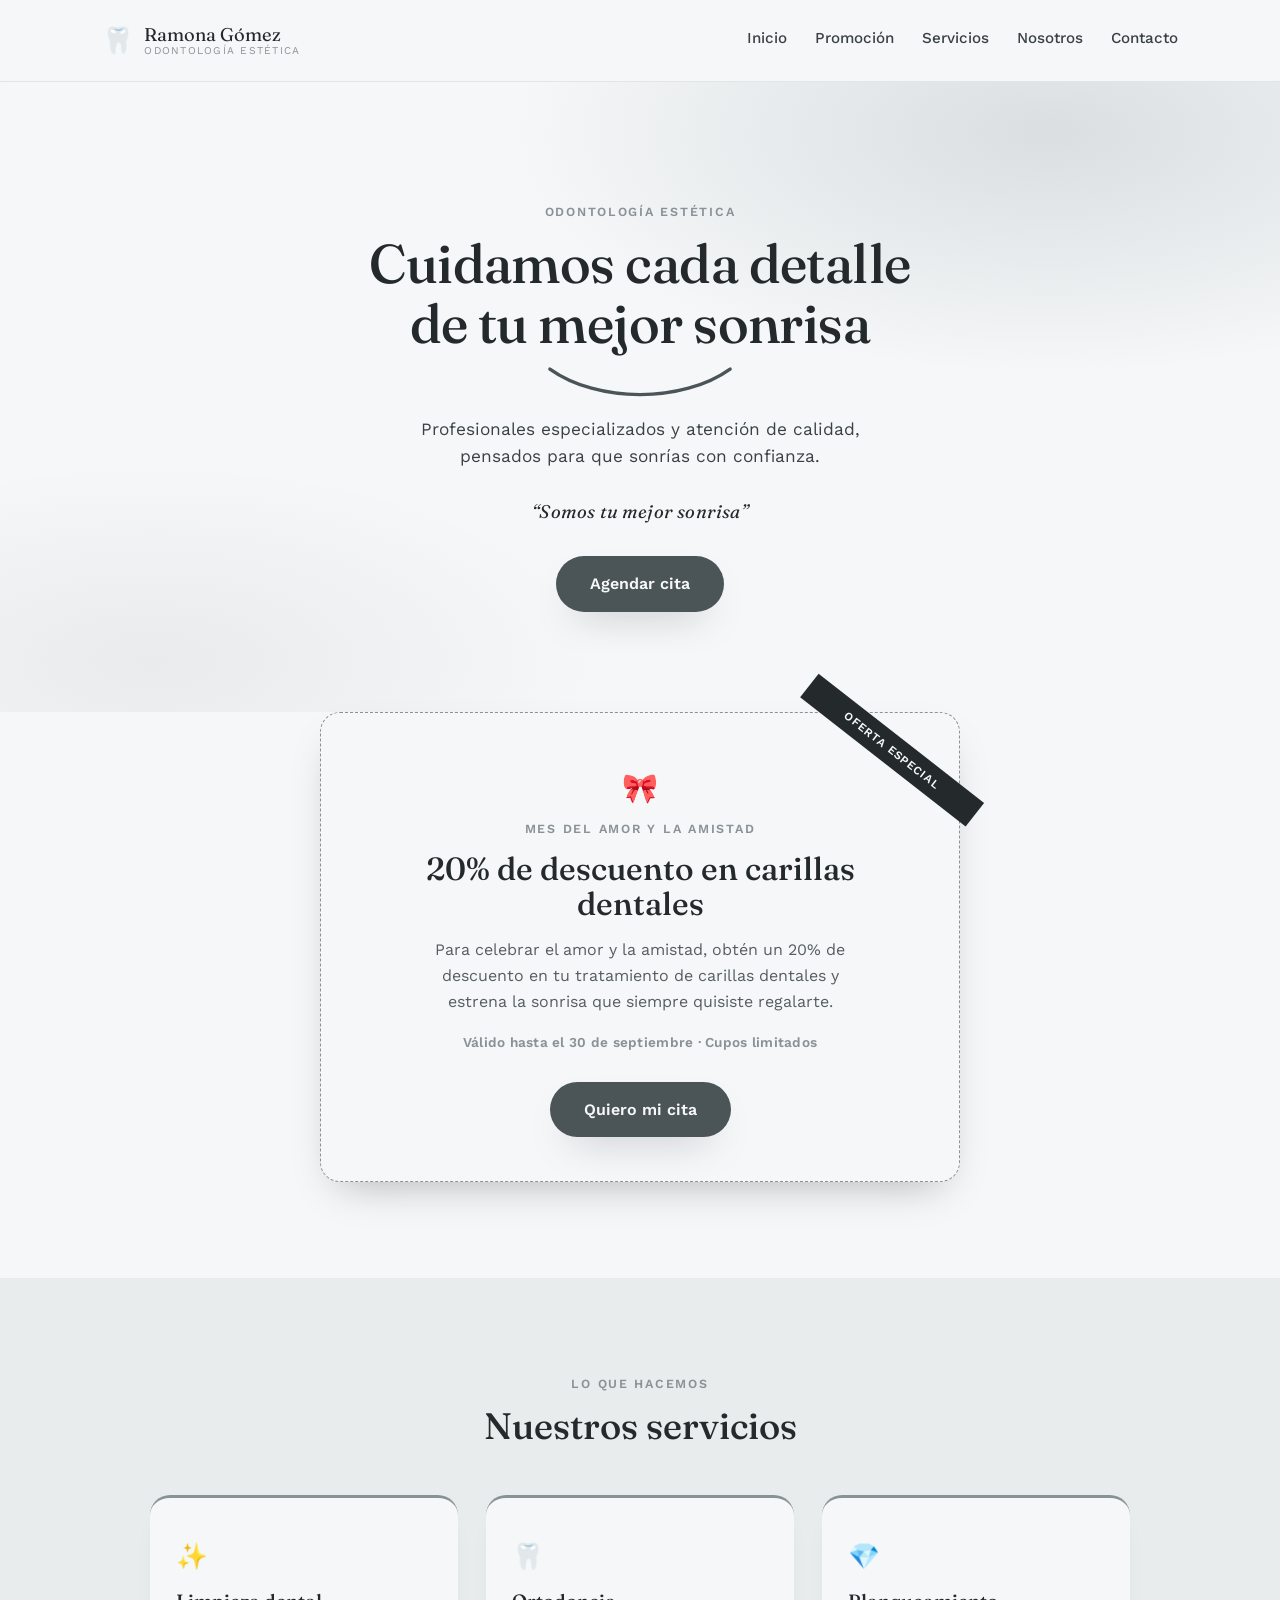
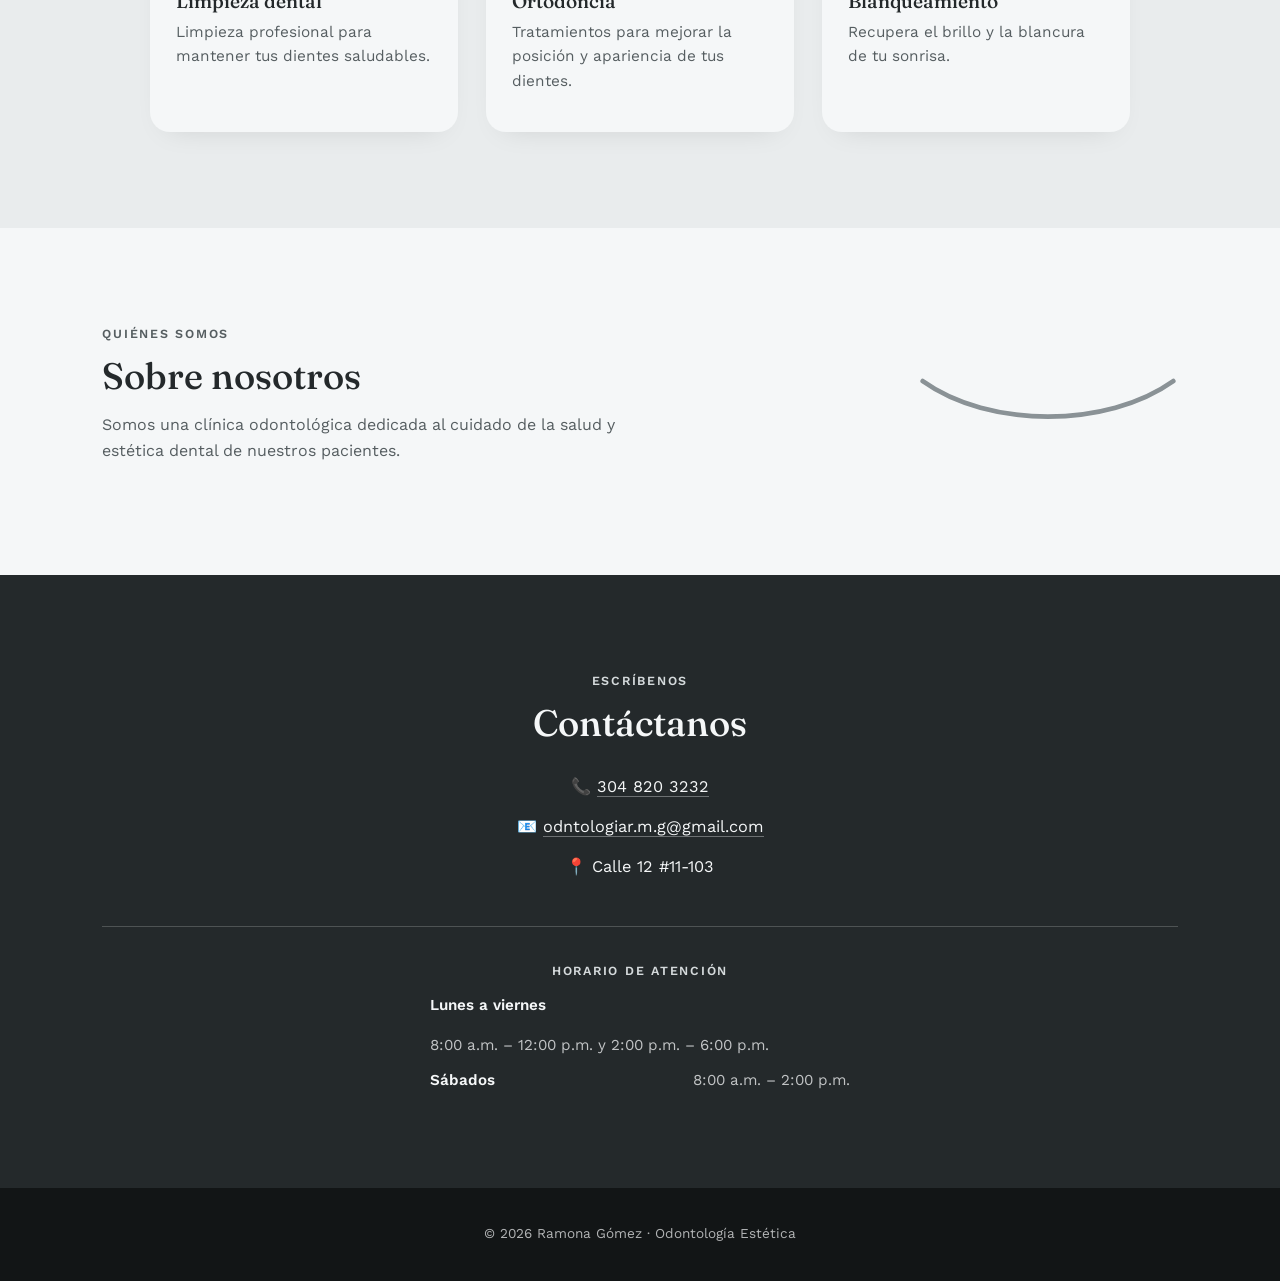
<file: index.html>
<!DOCTYPE html>
<html lang="es">
<head>
    <meta charset="UTF-8">
    <meta name="viewport" content="width=device-width, initial-scale=1.0">
    <title>Ramona Gómez · Odontología Estética</title>
    <meta name="description" content="Clínica de odontología estética Ramona Gómez: limpieza dental, ortodoncia y blanqueamiento con atención de calidad.">

    <link rel="preconnect" href="https://fonts.googleapis.com">
    <link rel="preconnect" href="https://fonts.gstatic.com" crossorigin>
    <link href="https://fonts.googleapis.com/css2?family=Fraunces:opsz,wght@9..144,400;9..144,500;9..144,600&family=Work+Sans:wght@400;500;600&display=swap" rel="stylesheet">

    <style>
    /* =========================================================
       Ramona Gómez · Odontología Estética
       Paleta: monocromática — blanco hielo y escala de grises,
       sin ningún color de acento.
       Tipografía: Fraunces (display) + Work Sans (texto)
       Firma: el "arco de sonrisa" — una curva que aparece en el
       héroe y se repite, discreta, como hilo conductor de marca.
       ========================================================= */

    :root {
        --porcelain: #F5F7F8;      /* blanco hielo — fondo base */
        --porcelain-dim: #E9ECED;  /* hielo levemente sombreado */
        --ink-teal: #24292B;       /* grafito oscuro — títulos */
        --ink-teal-800: #121516;   /* casi negro — footer / contacto */
        --charcoal: #3A4144;       /* gris carbón — texto de cuerpo */
        --coral: #4B5457;          /* gris medio — acento / CTA */
        --coral-dark: #24292B;     /* hover del CTA, más oscuro */
        --mint: #D5DADC;           /* gris hielo claro */
        --mint-deep: #8A9296;      /* gris plata — líneas y detalles */

        --font-display: "Fraunces", Georgia, serif;
        --font-body: "Work Sans", system-ui, sans-serif;

        --radius: 20px;
        --shadow-soft: 0 18px 40px -20px rgba(18, 22, 23, 0.35);
    }

    * {
        box-sizing: border-box;
    }

    html {
        scroll-behavior: smooth;
    }

    @media (prefers-reduced-motion: reduce) {
        html {
            scroll-behavior: auto;
        }
        * {
            animation-duration: 0.01ms !important;
            transition-duration: 0.01ms !important;
        }
    }

    body {
        margin: 0;
        background: var(--porcelain);
        color: var(--charcoal);
        font-family: var(--font-body);
        line-height: 1.6;
        -webkit-font-smoothing: antialiased;
    }

    h1, h2, h3 {
        font-family: var(--font-display);
        color: var(--ink-teal);
        margin: 0;
        line-height: 1.1;
        font-weight: 500;
    }

    a {
        color: inherit;
    }

    a:focus-visible,
    button:focus-visible {
        outline: 3px solid var(--coral);
        outline-offset: 3px;
    }

    section {
        scroll-margin-top: 84px;
        padding: 96px 8vw;
    }

    .eyebrow {
        font-family: var(--font-body);
        text-transform: uppercase;
        letter-spacing: 0.14em;
        font-size: 0.78rem;
        font-weight: 600;
        color: var(--mint-deep);
        margin: 0 0 12px;
    }

    .eyebrow.light {
        color: var(--mint);
    }

    .eyebrow.center {
        text-align: center;
    }

    /* ---------- Header ---------- */

    .site-header {
        position: sticky;
        top: 0;
        z-index: 20;
        display: flex;
        align-items: center;
        justify-content: space-between;
        padding: 20px 8vw;
        background: rgba(245, 247, 248, 0.88);
        backdrop-filter: blur(10px);
        border-bottom: 1px solid rgba(18, 22, 23, 0.08);
    }

    .brand {
        display: flex;
        align-items: center;
        gap: 10px;
    }

    .brand-mark {
        font-size: 1.6rem;
    }

    .brand-name {
        display: flex;
        flex-direction: column;
        font-family: var(--font-display);
        font-size: 1.15rem;
        color: var(--ink-teal);
        line-height: 1.15;
    }

    .brand-name em {
        font-family: var(--font-body);
        font-style: normal;
        font-size: 0.65rem;
        letter-spacing: 0.12em;
        text-transform: uppercase;
        color: var(--mint-deep);
    }

    .site-nav {
        display: flex;
        gap: 28px;
    }

    .site-nav a {
        text-decoration: none;
        font-weight: 500;
        font-size: 0.95rem;
        color: var(--charcoal);
        position: relative;
        padding-bottom: 4px;
    }

    .site-nav a::after {
        content: "";
        position: absolute;
        left: 0;
        bottom: 0;
        width: 0;
        height: 2px;
        background: var(--coral);
        transition: width 0.25s ease;
    }

    .site-nav a:hover::after,
    .site-nav a:focus-visible::after {
        width: 100%;
    }

    /* ---------- Hero ---------- */

    .hero {
        padding-top: 120px;
        padding-bottom: 100px;
        text-align: center;
        background:
            radial-gradient(60% 55% at 82% 8%, rgba(213, 218, 220, 0.85), transparent 70%),
            radial-gradient(50% 45% at 12% 92%, rgba(36, 41, 43, 0.06), transparent 70%);
    }

    .hero-content {
        max-width: 720px;
        margin: 0 auto;
    }

    .hero h1 {
        font-size: clamp(2.2rem, 4.5vw, 3.4rem);
        letter-spacing: -0.01em;
    }

    .smile-arc {
        width: 190px;
        height: 34px;
        margin: 10px auto 6px;
        display: block;
        overflow: visible;
    }

    .smile-arc path {
        fill: none;
        stroke: var(--coral);
        stroke-width: 4;
        stroke-linecap: round;
        stroke-dasharray: 260;
        stroke-dashoffset: 260;
        animation: draw-smile 1.1s 0.3s cubic-bezier(.65,0,.35,1) forwards;
    }

    @keyframes draw-smile {
        to { stroke-dashoffset: 0; }
    }

    .hero .lead {
        font-size: 1.08rem;
        color: var(--charcoal);
        max-width: 480px;
        margin: 18px auto 26px;
    }

    .slogan {
        font-family: var(--font-display);
        font-style: italic;
        font-size: 1.15rem;
        color: var(--ink-teal);
        margin: 0 0 30px;
        letter-spacing: 0.01em;
    }

    .btn-primary {
        display: inline-block;
        background: var(--coral);
        color: var(--porcelain);
        text-decoration: none;
        font-weight: 600;
        padding: 15px 34px;
        border-radius: 999px;
        box-shadow: var(--shadow-soft);
        transition: transform 0.2s ease, background 0.2s ease;
    }

    .btn-primary:hover {
        background: var(--coral-dark);
        transform: translateY(-2px);
    }

    /* ---------- Promoción ---------- */

    .promo {
        display: flex;
        justify-content: center;
        padding-top: 0;
        padding-bottom: 0;
        margin: 0 8vw 96px;
    }

    .promo-tarjeta {
        position: relative;
        width: 100%;
        max-width: 640px;
        text-align: center;
        background: var(--porcelain);
        border: 1.5px dashed var(--mint-deep);
        border-radius: var(--radius);
        padding: 52px 40px 44px;
        box-shadow: var(--shadow-soft);
    }

    .promo-cinta {
        position: absolute;
        top: 22px;
        right: -38px;
        transform: rotate(38deg);
        background: var(--ink-teal);
        color: var(--porcelain);
        font-size: 0.72rem;
        font-weight: 600;
        letter-spacing: 0.08em;
        text-transform: uppercase;
        padding: 6px 46px;
    }

    .promo-icono {
        display: block;
        font-size: 1.8rem;
        margin-bottom: 8px;
    }

    .promo h2 {
        font-size: clamp(1.5rem, 3vw, 2rem);
        margin-bottom: 16px;
    }

    .promo-texto {
        max-width: 460px;
        margin: 0 auto 18px;
        color: #565E61;
    }

    .promo-vigencia {
        font-size: 0.85rem;
        color: var(--mint-deep);
        font-weight: 600;
        letter-spacing: 0.02em;
        margin-bottom: 28px;
    }

    /* ---------- Servicios ---------- */

    .servicios {
        background: var(--porcelain-dim);
        text-align: center;
    }

    .servicios h2 {
        margin-bottom: 48px;
        font-size: clamp(1.7rem, 3vw, 2.3rem);
    }

    .tarjetas {
        display: grid;
        grid-template-columns: repeat(auto-fit, minmax(230px, 1fr));
        gap: 28px;
        max-width: 980px;
        margin: 0 auto;
    }

    .tarjeta {
        background: var(--porcelain);
        border-radius: var(--radius);
        padding: 38px 26px;
        text-align: left;
        box-shadow: 0 12px 30px -18px rgba(18, 22, 23, 0.15);
        border-top: 3px solid var(--mint-deep);
        transition: transform 0.25s ease, box-shadow 0.25s ease;
    }

    .tarjeta:hover {
        transform: translateY(-6px);
        box-shadow: var(--shadow-soft);
    }

    .tarjeta-icono {
        font-size: 1.6rem;
        display: inline-block;
        margin-bottom: 14px;
    }

    .tarjeta h3 {
        font-size: 1.2rem;
        margin-bottom: 8px;
    }

    .tarjeta p {
        margin: 0;
        color: #565E61;
        font-size: 0.96rem;
    }

    /* ---------- Nosotros ---------- */

    .nosotros {
        display: flex;
        align-items: center;
        justify-content: space-between;
        gap: 40px;
        flex-wrap: wrap;
    }

    .nosotros-texto {
        max-width: 520px;
    }

    .nosotros-texto h2 {
        font-size: clamp(1.7rem, 3vw, 2.3rem);
        margin-bottom: 16px;
    }

    .nosotros-texto p {
        color: #565E61;
    }

    .nosotros-arco {
        flex: 1 1 220px;
        max-width: 260px;
    }

    .nosotros-arco svg {
        width: 100%;
        height: auto;
    }

    .nosotros-arco path {
        fill: none;
        stroke: var(--mint-deep);
        stroke-width: 4;
        stroke-linecap: round;
    }

    /* ---------- Contacto ---------- */

    .contacto {
        background: var(--ink-teal);
        color: var(--porcelain);
        text-align: center;
    }

    .contacto h2 {
        color: var(--porcelain);
        margin-bottom: 30px;
        font-size: clamp(1.7rem, 3vw, 2.3rem);
    }

    .contacto-lista {
        list-style: none;
        margin: 0 auto;
        padding: 0;
        display: flex;
        flex-direction: column;
        gap: 14px;
        max-width: 360px;
        font-size: 1.02rem;
    }

    .contacto-lista a {
        text-decoration: none;
        border-bottom: 1px solid rgba(245, 247, 248, 0.35);
        transition: border-color 0.2s ease, color 0.2s ease;
    }

    .contacto-lista a:hover {
        border-color: var(--coral);
        color: var(--coral);
    }

    .horario {
        margin-top: 46px;
        padding-top: 34px;
        border-top: 1px solid rgba(245, 247, 248, 0.2);
    }

    .horario-lista {
        list-style: none;
        margin: 0 auto;
        padding: 0;
        display: flex;
        flex-direction: column;
        gap: 10px;
        max-width: 420px;
    }

    .horario-lista li {
        display: flex;
        justify-content: space-between;
        gap: 16px;
        font-size: 0.95rem;
        flex-wrap: wrap;
    }

    .horario-lista li span:first-child {
        font-weight: 600;
        color: var(--porcelain);
    }

    .horario-lista li span:last-child {
        color: rgba(245, 247, 248, 0.75);
        text-align: right;
    }

    /* ---------- Footer ---------- */

    footer {
        background: var(--ink-teal-800);
        color: rgba(245, 247, 248, 0.7);
        text-align: center;
        padding: 22px;
        font-size: 0.85rem;
    }

    /* ---------- Responsive ---------- */

    @media (max-width: 640px) {
        .site-header {
            flex-direction: column;
            gap: 14px;
            padding: 16px 6vw;
        }

        .site-nav {
            gap: 18px;
            flex-wrap: wrap;
            justify-content: center;
        }

        section {
            padding: 64px 6vw;
        }

        .nosotros {
            flex-direction: column;
            text-align: center;
        }

        .nosotros-texto {
            max-width: 100%;
        }

        .promo {
            margin: 0 5vw 64px;
        }

        .promo-tarjeta {
            padding: 44px 22px 36px;
        }

        .promo-cinta {
            right: -46px;
            font-size: 0.65rem;
            padding: 5px 44px;
        }

        .horario-lista li {
            flex-direction: column;
            gap: 2px;
            text-align: center;
        }

        .horario-lista li span:last-child {
            text-align: center;
        }
    }

    </style>
</head>

<body>

    <header class="site-header">
        <div class="brand">
            <span class="brand-mark" aria-hidden="true">🦷</span>
            <span class="brand-name">Ramona Gómez<em>odontología estética</em></span>
        </div>

        <nav class="site-nav">
            <a href="#inicio">Inicio</a>
            <a href="#promo">Promoción</a>
            <a href="#servicios">Servicios</a>
            <a href="#nosotros">Nosotros</a>
            <a href="#contacto">Contacto</a>
        </nav>
    </header>

    <section id="inicio" class="hero">
        <div class="hero-content">
            <p class="eyebrow">Odontología estética</p>
            <h1>Cuidamos cada detalle<br>de tu mejor sonrisa</h1>
            <svg class="smile-arc" viewBox="0 0 220 40" aria-hidden="true">
                <path d="M4 6 C 60 46, 160 46, 216 6" />
            </svg>
            <p class="lead">
                Profesionales especializados y atención de calidad,
                pensados para que sonrías con confianza.
            </p>
            <p class="slogan">“Somos tu mejor sonrisa”</p>
            <a href="#contacto" class="btn-primary">Agendar cita</a>
        </div>
    </section>

    <section id="promo" class="promo">
        <div class="promo-tarjeta">
            <span class="promo-cinta">Oferta especial</span>
            <span class="promo-icono" aria-hidden="true">🎀</span>
            <p class="eyebrow center">Mes del amor y la amistad</p>
            <h2>20% de descuento en carillas dentales</h2>
            <p class="promo-texto">
                Para celebrar el amor y la amistad, obtén un 20% de descuento
                en tu tratamiento de carillas dentales y estrena la sonrisa
                que siempre quisiste regalarte.
            </p>
            <p class="promo-vigencia">Válido hasta el 30 de septiembre · Cupos limitados</p>
            <a href="#contacto" class="btn-primary">Quiero mi cita</a>
        </div>
    </section>

    <section id="servicios" class="servicios">
        <p class="eyebrow center">Lo que hacemos</p>
        <h2>Nuestros servicios</h2>

        <div class="tarjetas">

            <div class="tarjeta">
                <span class="tarjeta-icono" aria-hidden="true">✨</span>
                <h3>Limpieza dental</h3>
                <p>
                    Limpieza profesional para mantener tus dientes
                    saludables.
                </p>
            </div>

            <div class="tarjeta">
                <span class="tarjeta-icono" aria-hidden="true">🦷</span>
                <h3>Ortodoncia</h3>
                <p>
                    Tratamientos para mejorar la posición y apariencia
                    de tus dientes.
                </p>
            </div>

            <div class="tarjeta">
                <span class="tarjeta-icono" aria-hidden="true">💎</span>
                <h3>Blanqueamiento</h3>
                <p>
                    Recupera el brillo y la blancura de tu sonrisa.
                </p>
            </div>

        </div>
    </section>

    <section id="nosotros" class="nosotros">
        <div class="nosotros-texto">
            <p class="eyebrow">Quiénes somos</p>
            <h2>Sobre nosotros</h2>
            <p>
                Somos una clínica odontológica dedicada al cuidado de la
                salud y estética dental de nuestros pacientes.
            </p>
        </div>
        <div class="nosotros-arco" aria-hidden="true">
            <svg viewBox="0 0 220 40">
                <path d="M4 6 C 60 46, 160 46, 216 6" />
            </svg>
        </div>
    </section>

    <section id="contacto" class="contacto">
        <p class="eyebrow light center">Escríbenos</p>
        <h2>Contáctanos</h2>

        <ul class="contacto-lista">
            <li>📞 <a href="tel:+573048203232">304 820 3232</a></li>
            <li>📧 <a href="mailto:odntologiar.m.g@gmail.com">odntologiar.m.g@gmail.com</a></li>
            <li>📍 Calle 12 #11-103</li>
        </ul>

        <div class="horario">
            <p class="eyebrow light center">Horario de atención</p>
            <ul class="horario-lista">
                <li><span>Lunes a viernes</span><span>8:00 a.m. – 12:00 p.m. y 2:00 p.m. – 6:00 p.m.</span></li>
                <li><span>Sábados</span><span>8:00 a.m. – 2:00 p.m.</span></li>
            </ul>
        </div>
    </section>

    <footer>
        <p>© 2026 Ramona Gómez · Odontología Estética</p>
    </footer>

</body>
</html>
</file>
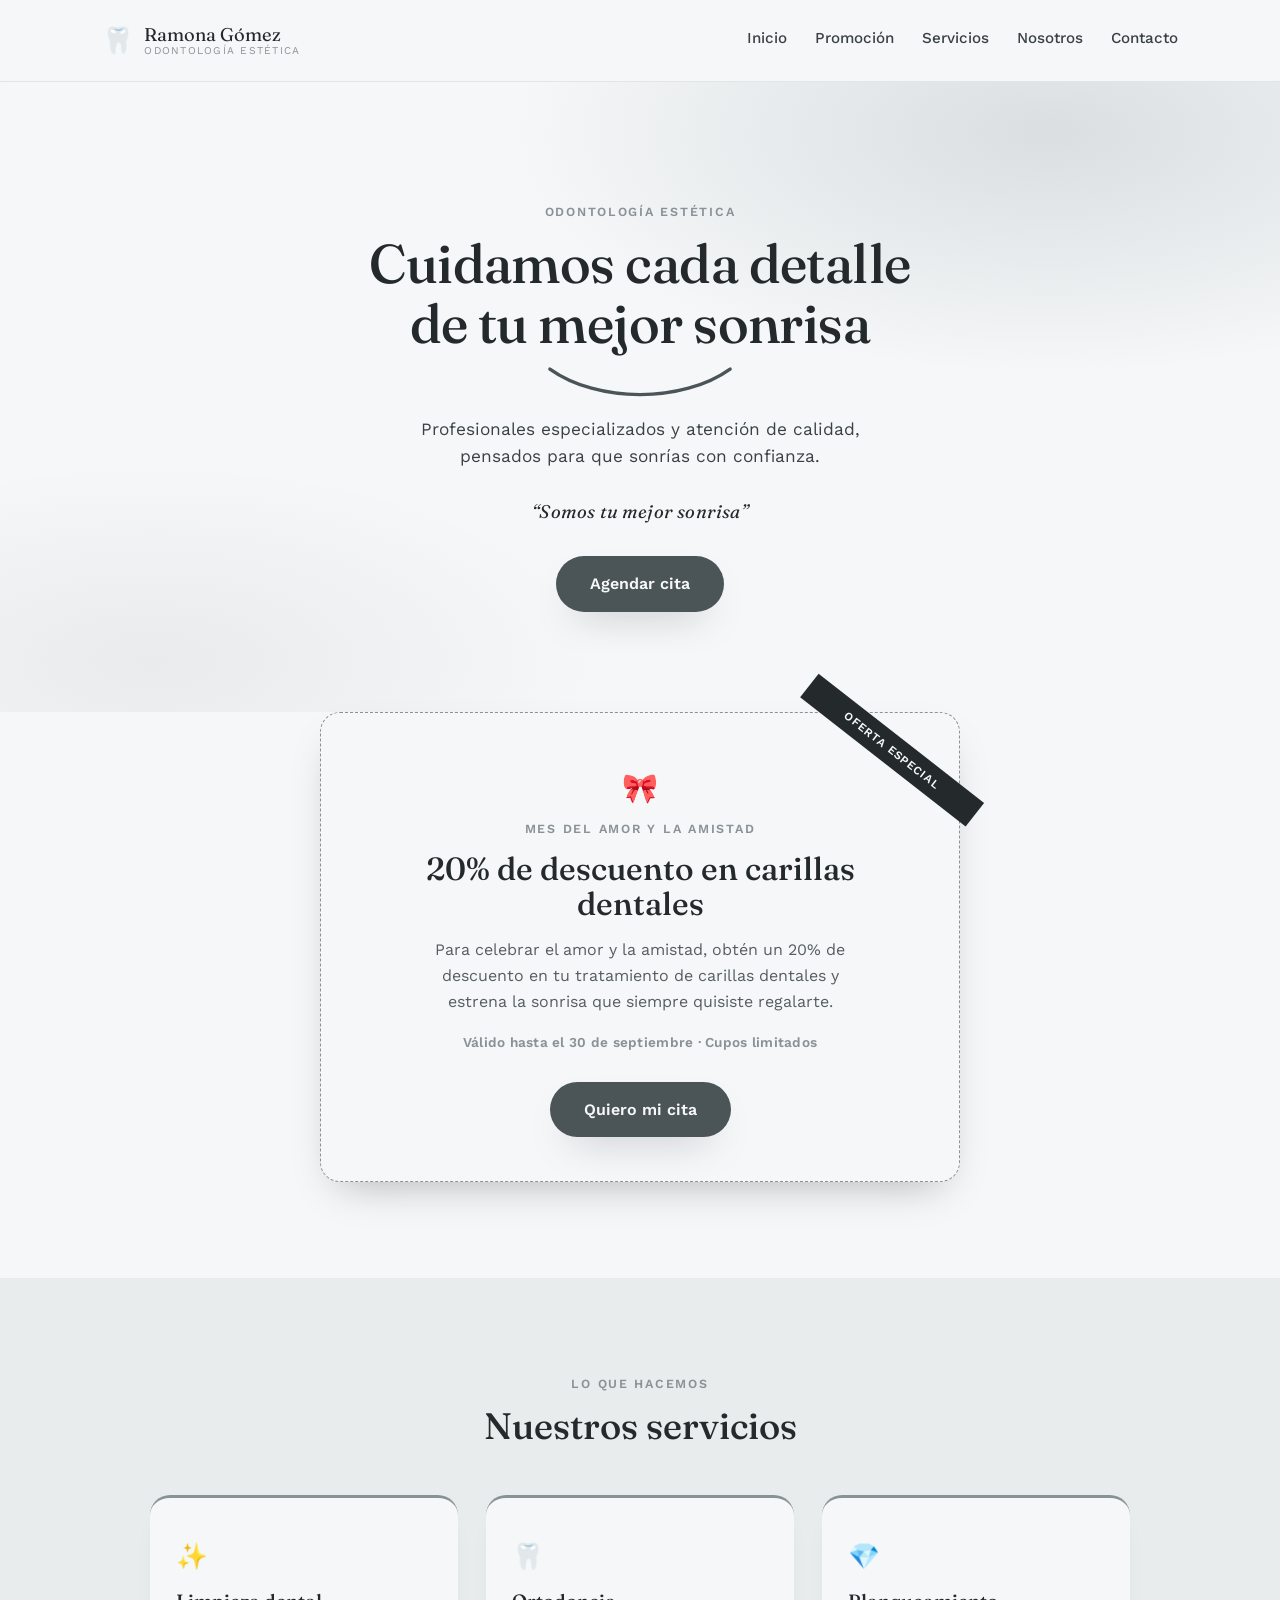
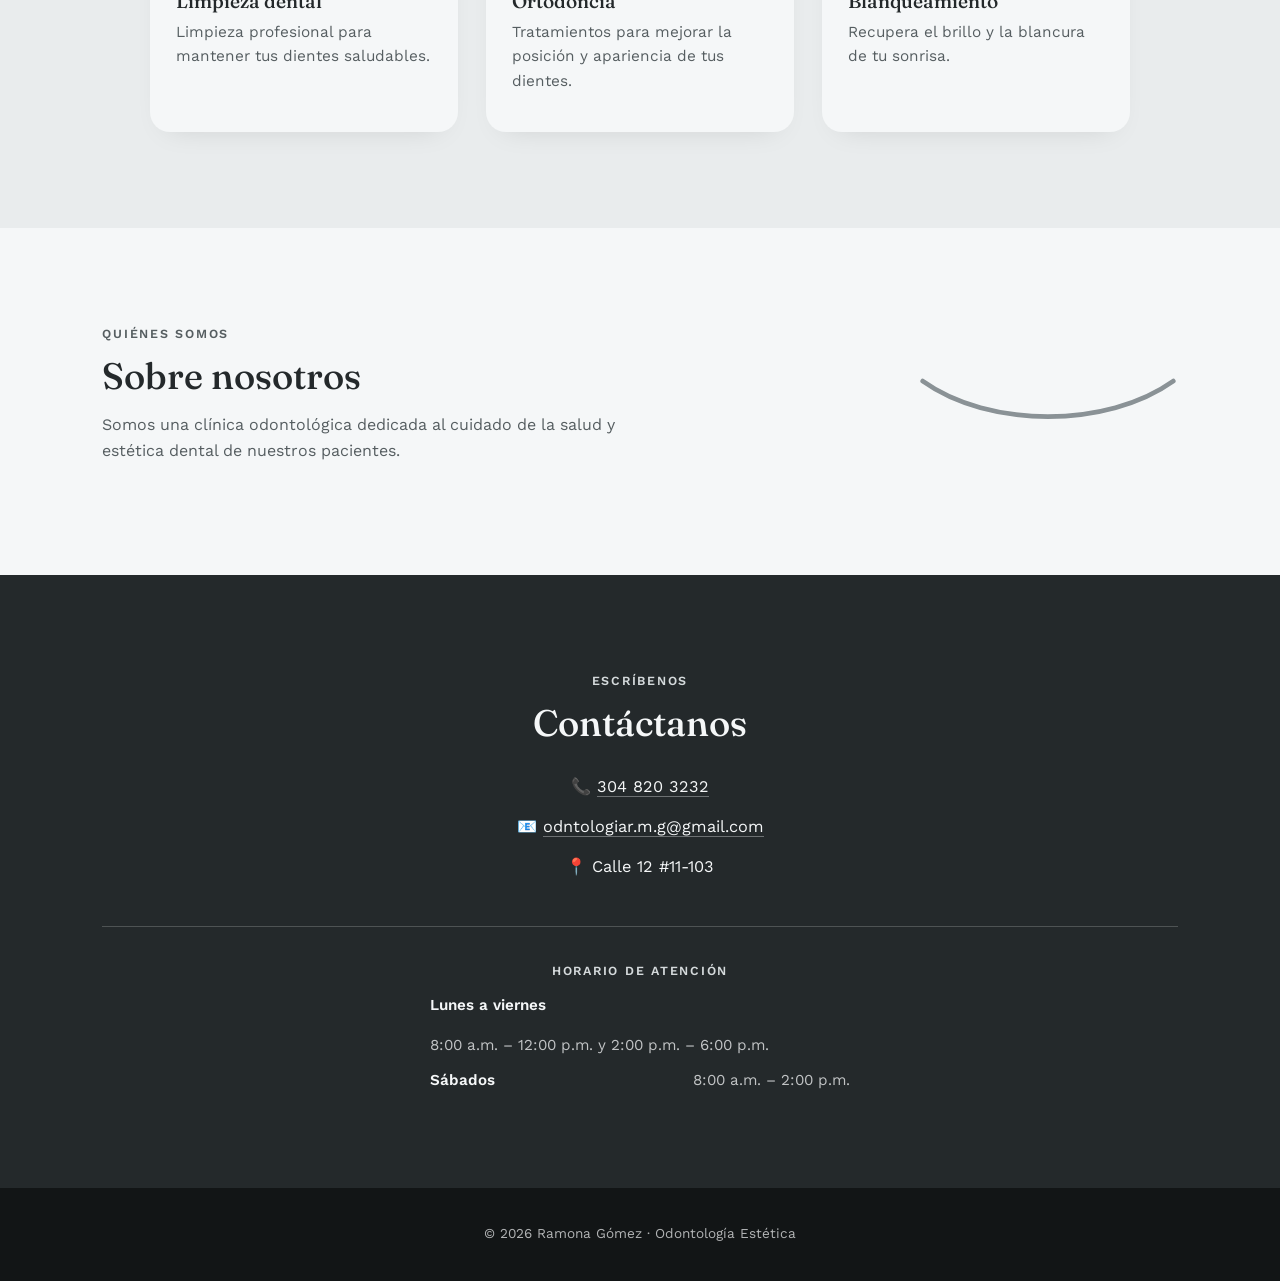
<file: ODONTOLOGI.HTML>
<!DOCTYPE html>
<html lang="es">
<head>
    <meta charset="UTF-8">
    <meta name="viewport" content="width=device-width, initial-scale=1.0">
    <title>Ramona Gómez · Odontología Estética</title>
    <meta name="description" content="Clínica de odontología estética Ramona Gómez: limpieza dental, ortodoncia y blanqueamiento con atención de calidad.">

    <link rel="preconnect" href="https://fonts.googleapis.com">
    <link rel="preconnect" href="https://fonts.gstatic.com" crossorigin>
    <link href="https://fonts.googleapis.com/css2?family=Fraunces:opsz,wght@9..144,400;9..144,500;9..144,600&family=Work+Sans:wght@400;500;600&display=swap" rel="stylesheet">

    <style>
    /* =========================================================
       Ramona Gómez · Odontología Estética
       Paleta: monocromática — blanco hielo y escala de grises,
       sin ningún color de acento.
       Tipografía: Fraunces (display) + Work Sans (texto)
       Firma: el "arco de sonrisa" — una curva que aparece en el
       héroe y se repite, discreta, como hilo conductor de marca.
       ========================================================= */

    :root {
        --porcelain: #F5F7F8;      /* blanco hielo — fondo base */
        --porcelain-dim: #E9ECED;  /* hielo levemente sombreado */
        --ink-teal: #24292B;       /* grafito oscuro — títulos */
        --ink-teal-800: #121516;   /* casi negro — footer / contacto */
        --charcoal: #3A4144;       /* gris carbón — texto de cuerpo */
        --coral: #4B5457;          /* gris medio — acento / CTA */
        --coral-dark: #24292B;     /* hover del CTA, más oscuro */
        --mint: #D5DADC;           /* gris hielo claro */
        --mint-deep: #8A9296;      /* gris plata — líneas y detalles */

        --font-display: "Fraunces", Georgia, serif;
        --font-body: "Work Sans", system-ui, sans-serif;

        --radius: 20px;
        --shadow-soft: 0 18px 40px -20px rgba(18, 22, 23, 0.35);
    }

    * {
        box-sizing: border-box;
    }

    html {
        scroll-behavior: smooth;
    }

    @media (prefers-reduced-motion: reduce) {
        html {
            scroll-behavior: auto;
        }
        * {
            animation-duration: 0.01ms !important;
            transition-duration: 0.01ms !important;
        }
    }

    body {
        margin: 0;
        background: var(--porcelain);
        color: var(--charcoal);
        font-family: var(--font-body);
        line-height: 1.6;
        -webkit-font-smoothing: antialiased;
    }

    h1, h2, h3 {
        font-family: var(--font-display);
        color: var(--ink-teal);
        margin: 0;
        line-height: 1.1;
        font-weight: 500;
    }

    a {
        color: inherit;
    }

    a:focus-visible,
    button:focus-visible {
        outline: 3px solid var(--coral);
        outline-offset: 3px;
    }

    section {
        scroll-margin-top: 84px;
        padding: 96px 8vw;
    }

    .eyebrow {
        font-family: var(--font-body);
        text-transform: uppercase;
        letter-spacing: 0.14em;
        font-size: 0.78rem;
        font-weight: 600;
        color: var(--mint-deep);
        margin: 0 0 12px;
    }

    .eyebrow.light {
        color: var(--mint);
    }

    .eyebrow.center {
        text-align: center;
    }

    /* ---------- Header ---------- */

    .site-header {
        position: sticky;
        top: 0;
        z-index: 20;
        display: flex;
        align-items: center;
        justify-content: space-between;
        padding: 20px 8vw;
        background: rgba(245, 247, 248, 0.88);
        backdrop-filter: blur(10px);
        border-bottom: 1px solid rgba(18, 22, 23, 0.08);
    }

    .brand {
        display: flex;
        align-items: center;
        gap: 10px;
    }

    .brand-mark {
        font-size: 1.6rem;
    }

    .brand-name {
        display: flex;
        flex-direction: column;
        font-family: var(--font-display);
        font-size: 1.15rem;
        color: var(--ink-teal);
        line-height: 1.15;
    }

    .brand-name em {
        font-family: var(--font-body);
        font-style: normal;
        font-size: 0.65rem;
        letter-spacing: 0.12em;
        text-transform: uppercase;
        color: var(--mint-deep);
    }

    .site-nav {
        display: flex;
        gap: 28px;
    }

    .site-nav a {
        text-decoration: none;
        font-weight: 500;
        font-size: 0.95rem;
        color: var(--charcoal);
        position: relative;
        padding-bottom: 4px;
    }

    .site-nav a::after {
        content: "";
        position: absolute;
        left: 0;
        bottom: 0;
        width: 0;
        height: 2px;
        background: var(--coral);
        transition: width 0.25s ease;
    }

    .site-nav a:hover::after,
    .site-nav a:focus-visible::after {
        width: 100%;
    }

    /* ---------- Hero ---------- */

    .hero {
        padding-top: 120px;
        padding-bottom: 100px;
        text-align: center;
        background:
            radial-gradient(60% 55% at 82% 8%, rgba(213, 218, 220, 0.85), transparent 70%),
            radial-gradient(50% 45% at 12% 92%, rgba(36, 41, 43, 0.06), transparent 70%);
    }

    .hero-content {
        max-width: 720px;
        margin: 0 auto;
    }

    .hero h1 {
        font-size: clamp(2.2rem, 4.5vw, 3.4rem);
        letter-spacing: -0.01em;
    }

    .smile-arc {
        width: 190px;
        height: 34px;
        margin: 10px auto 6px;
        display: block;
        overflow: visible;
    }

    .smile-arc path {
        fill: none;
        stroke: var(--coral);
        stroke-width: 4;
        stroke-linecap: round;
        stroke-dasharray: 260;
        stroke-dashoffset: 260;
        animation: draw-smile 1.1s 0.3s cubic-bezier(.65,0,.35,1) forwards;
    }

    @keyframes draw-smile {
        to { stroke-dashoffset: 0; }
    }

    .hero .lead {
        font-size: 1.08rem;
        color: var(--charcoal);
        max-width: 480px;
        margin: 18px auto 26px;
    }

    .slogan {
        font-family: var(--font-display);
        font-style: italic;
        font-size: 1.15rem;
        color: var(--ink-teal);
        margin: 0 0 30px;
        letter-spacing: 0.01em;
    }

    .btn-primary {
        display: inline-block;
        background: var(--coral);
        color: var(--porcelain);
        text-decoration: none;
        font-weight: 600;
        padding: 15px 34px;
        border-radius: 999px;
        box-shadow: var(--shadow-soft);
        transition: transform 0.2s ease, background 0.2s ease;
    }

    .btn-primary:hover {
        background: var(--coral-dark);
        transform: translateY(-2px);
    }

    /* ---------- Promoción ---------- */

    .promo {
        display: flex;
        justify-content: center;
        padding-top: 0;
        padding-bottom: 0;
        margin: 0 8vw 96px;
    }

    .promo-tarjeta {
        position: relative;
        width: 100%;
        max-width: 640px;
        text-align: center;
        background: var(--porcelain);
        border: 1.5px dashed var(--mint-deep);
        border-radius: var(--radius);
        padding: 52px 40px 44px;
        box-shadow: var(--shadow-soft);
    }

    .promo-cinta {
        position: absolute;
        top: 22px;
        right: -38px;
        transform: rotate(38deg);
        background: var(--ink-teal);
        color: var(--porcelain);
        font-size: 0.72rem;
        font-weight: 600;
        letter-spacing: 0.08em;
        text-transform: uppercase;
        padding: 6px 46px;
    }

    .promo-icono {
        display: block;
        font-size: 1.8rem;
        margin-bottom: 8px;
    }

    .promo h2 {
        font-size: clamp(1.5rem, 3vw, 2rem);
        margin-bottom: 16px;
    }

    .promo-texto {
        max-width: 460px;
        margin: 0 auto 18px;
        color: #565E61;
    }

    .promo-vigencia {
        font-size: 0.85rem;
        color: var(--mint-deep);
        font-weight: 600;
        letter-spacing: 0.02em;
        margin-bottom: 28px;
    }

    /* ---------- Servicios ---------- */

    .servicios {
        background: var(--porcelain-dim);
        text-align: center;
    }

    .servicios h2 {
        margin-bottom: 48px;
        font-size: clamp(1.7rem, 3vw, 2.3rem);
    }

    .tarjetas {
        display: grid;
        grid-template-columns: repeat(auto-fit, minmax(230px, 1fr));
        gap: 28px;
        max-width: 980px;
        margin: 0 auto;
    }

    .tarjeta {
        background: var(--porcelain);
        border-radius: var(--radius);
        padding: 38px 26px;
        text-align: left;
        box-shadow: 0 12px 30px -18px rgba(18, 22, 23, 0.15);
        border-top: 3px solid var(--mint-deep);
        transition: transform 0.25s ease, box-shadow 0.25s ease;
    }

    .tarjeta:hover {
        transform: translateY(-6px);
        box-shadow: var(--shadow-soft);
    }

    .tarjeta-icono {
        font-size: 1.6rem;
        display: inline-block;
        margin-bottom: 14px;
    }

    .tarjeta h3 {
        font-size: 1.2rem;
        margin-bottom: 8px;
    }

    .tarjeta p {
        margin: 0;
        color: #565E61;
        font-size: 0.96rem;
    }

    /* ---------- Nosotros ---------- */

    .nosotros {
        display: flex;
        align-items: center;
        justify-content: space-between;
        gap: 40px;
        flex-wrap: wrap;
    }

    .nosotros-texto {
        max-width: 520px;
    }

    .nosotros-texto h2 {
        font-size: clamp(1.7rem, 3vw, 2.3rem);
        margin-bottom: 16px;
    }

    .nosotros-texto p {
        color: #565E61;
    }

    .nosotros-arco {
        flex: 1 1 220px;
        max-width: 260px;
    }

    .nosotros-arco svg {
        width: 100%;
        height: auto;
    }

    .nosotros-arco path {
        fill: none;
        stroke: var(--mint-deep);
        stroke-width: 4;
        stroke-linecap: round;
    }

    /* ---------- Contacto ---------- */

    .contacto {
        background: var(--ink-teal);
        color: var(--porcelain);
        text-align: center;
    }

    .contacto h2 {
        color: var(--porcelain);
        margin-bottom: 30px;
        font-size: clamp(1.7rem, 3vw, 2.3rem);
    }

    .contacto-lista {
        list-style: none;
        margin: 0 auto;
        padding: 0;
        display: flex;
        flex-direction: column;
        gap: 14px;
        max-width: 360px;
        font-size: 1.02rem;
    }

    .contacto-lista a {
        text-decoration: none;
        border-bottom: 1px solid rgba(245, 247, 248, 0.35);
        transition: border-color 0.2s ease, color 0.2s ease;
    }

    .contacto-lista a:hover {
        border-color: var(--coral);
        color: var(--coral);
    }

    .horario {
        margin-top: 46px;
        padding-top: 34px;
        border-top: 1px solid rgba(245, 247, 248, 0.2);
    }

    .horario-lista {
        list-style: none;
        margin: 0 auto;
        padding: 0;
        display: flex;
        flex-direction: column;
        gap: 10px;
        max-width: 420px;
    }

    .horario-lista li {
        display: flex;
        justify-content: space-between;
        gap: 16px;
        font-size: 0.95rem;
        flex-wrap: wrap;
    }

    .horario-lista li span:first-child {
        font-weight: 600;
        color: var(--porcelain);
    }

    .horario-lista li span:last-child {
        color: rgba(245, 247, 248, 0.75);
        text-align: right;
    }

    /* ---------- Footer ---------- */

    footer {
        background: var(--ink-teal-800);
        color: rgba(245, 247, 248, 0.7);
        text-align: center;
        padding: 22px;
        font-size: 0.85rem;
    }

    /* ---------- Responsive ---------- */

    @media (max-width: 640px) {
        .site-header {
            flex-direction: column;
            gap: 14px;
            padding: 16px 6vw;
        }

        .site-nav {
            gap: 18px;
            flex-wrap: wrap;
            justify-content: center;
        }

        section {
            padding: 64px 6vw;
        }

        .nosotros {
            flex-direction: column;
            text-align: center;
        }

        .nosotros-texto {
            max-width: 100%;
        }

        .promo {
            margin: 0 5vw 64px;
        }

        .promo-tarjeta {
            padding: 44px 22px 36px;
        }

        .promo-cinta {
            right: -46px;
            font-size: 0.65rem;
            padding: 5px 44px;
        }

        .horario-lista li {
            flex-direction: column;
            gap: 2px;
            text-align: center;
        }

        .horario-lista li span:last-child {
            text-align: center;
        }
    }

    </style>
</head>

<body>

    <header class="site-header">
        <div class="brand">
            <span class="brand-mark" aria-hidden="true">🦷</span>
            <span class="brand-name">Ramona Gómez<em>odontología estética</em></span>
        </div>

        <nav class="site-nav">
            <a href="#inicio">Inicio</a>
            <a href="#promo">Promoción</a>
            <a href="#servicios">Servicios</a>
            <a href="#nosotros">Nosotros</a>
            <a href="#contacto">Contacto</a>
        </nav>
    </header>

    <section id="inicio" class="hero">
        <div class="hero-content">
            <p class="eyebrow">Odontología estética</p>
            <h1>Cuidamos cada detalle<br>de tu mejor sonrisa</h1>
            <svg class="smile-arc" viewBox="0 0 220 40" aria-hidden="true">
                <path d="M4 6 C 60 46, 160 46, 216 6" />
            </svg>
            <p class="lead">
                Profesionales especializados y atención de calidad,
                pensados para que sonrías con confianza.
            </p>
            <p class="slogan">“Somos tu mejor sonrisa”</p>
            <a href="#contacto" class="btn-primary">Agendar cita</a>
        </div>
    </section>

    <section id="promo" class="promo">
        <div class="promo-tarjeta">
            <span class="promo-cinta">Oferta especial</span>
            <span class="promo-icono" aria-hidden="true">🎀</span>
            <p class="eyebrow center">Mes del amor y la amistad</p>
            <h2>20% de descuento en carillas dentales</h2>
            <p class="promo-texto">
                Para celebrar el amor y la amistad, obtén un 20% de descuento
                en tu tratamiento de carillas dentales y estrena la sonrisa
                que siempre quisiste regalarte.
            </p>
            <p class="promo-vigencia">Válido hasta el 30 de septiembre · Cupos limitados</p>
            <a href="#contacto" class="btn-primary">Quiero mi cita</a>
        </div>
    </section>

    <section id="servicios" class="servicios">
        <p class="eyebrow center">Lo que hacemos</p>
        <h2>Nuestros servicios</h2>

        <div class="tarjetas">

            <div class="tarjeta">
                <span class="tarjeta-icono" aria-hidden="true">✨</span>
                <h3>Limpieza dental</h3>
                <p>
                    Limpieza profesional para mantener tus dientes
                    saludables.
                </p>
            </div>

            <div class="tarjeta">
                <span class="tarjeta-icono" aria-hidden="true">🦷</span>
                <h3>Ortodoncia</h3>
                <p>
                    Tratamientos para mejorar la posición y apariencia
                    de tus dientes.
                </p>
            </div>

            <div class="tarjeta">
                <span class="tarjeta-icono" aria-hidden="true">💎</span>
                <h3>Blanqueamiento</h3>
                <p>
                    Recupera el brillo y la blancura de tu sonrisa.
                </p>
            </div>

        </div>
    </section>

    <section id="nosotros" class="nosotros">
        <div class="nosotros-texto">
            <p class="eyebrow">Quiénes somos</p>
            <h2>Sobre nosotros</h2>
            <p>
                Somos una clínica odontológica dedicada al cuidado de la
                salud y estética dental de nuestros pacientes.
            </p>
        </div>
        <div class="nosotros-arco" aria-hidden="true">
            <svg viewBox="0 0 220 40">
                <path d="M4 6 C 60 46, 160 46, 216 6" />
            </svg>
        </div>
    </section>

    <section id="contacto" class="contacto">
        <p class="eyebrow light center">Escríbenos</p>
        <h2>Contáctanos</h2>

        <ul class="contacto-lista">
            <li>📞 <a href="tel:+573048203232">304 820 3232</a></li>
            <li>📧 <a href="mailto:odntologiar.m.g@gmail.com">odntologiar.m.g@gmail.com</a></li>
            <li>📍 Calle 12 #11-103</li>
        </ul>

        <div class="horario">
            <p class="eyebrow light center">Horario de atención</p>
            <ul class="horario-lista">
                <li><span>Lunes a viernes</span><span>8:00 a.m. – 12:00 p.m. y 2:00 p.m. – 6:00 p.m.</span></li>
                <li><span>Sábados</span><span>8:00 a.m. – 2:00 p.m.</span></li>
            </ul>
        </div>
    </section>

    <footer>
        <p>© 2026 Ramona Gómez · Odontología Estética</p>
    </footer>

</body>
</html>
</file>
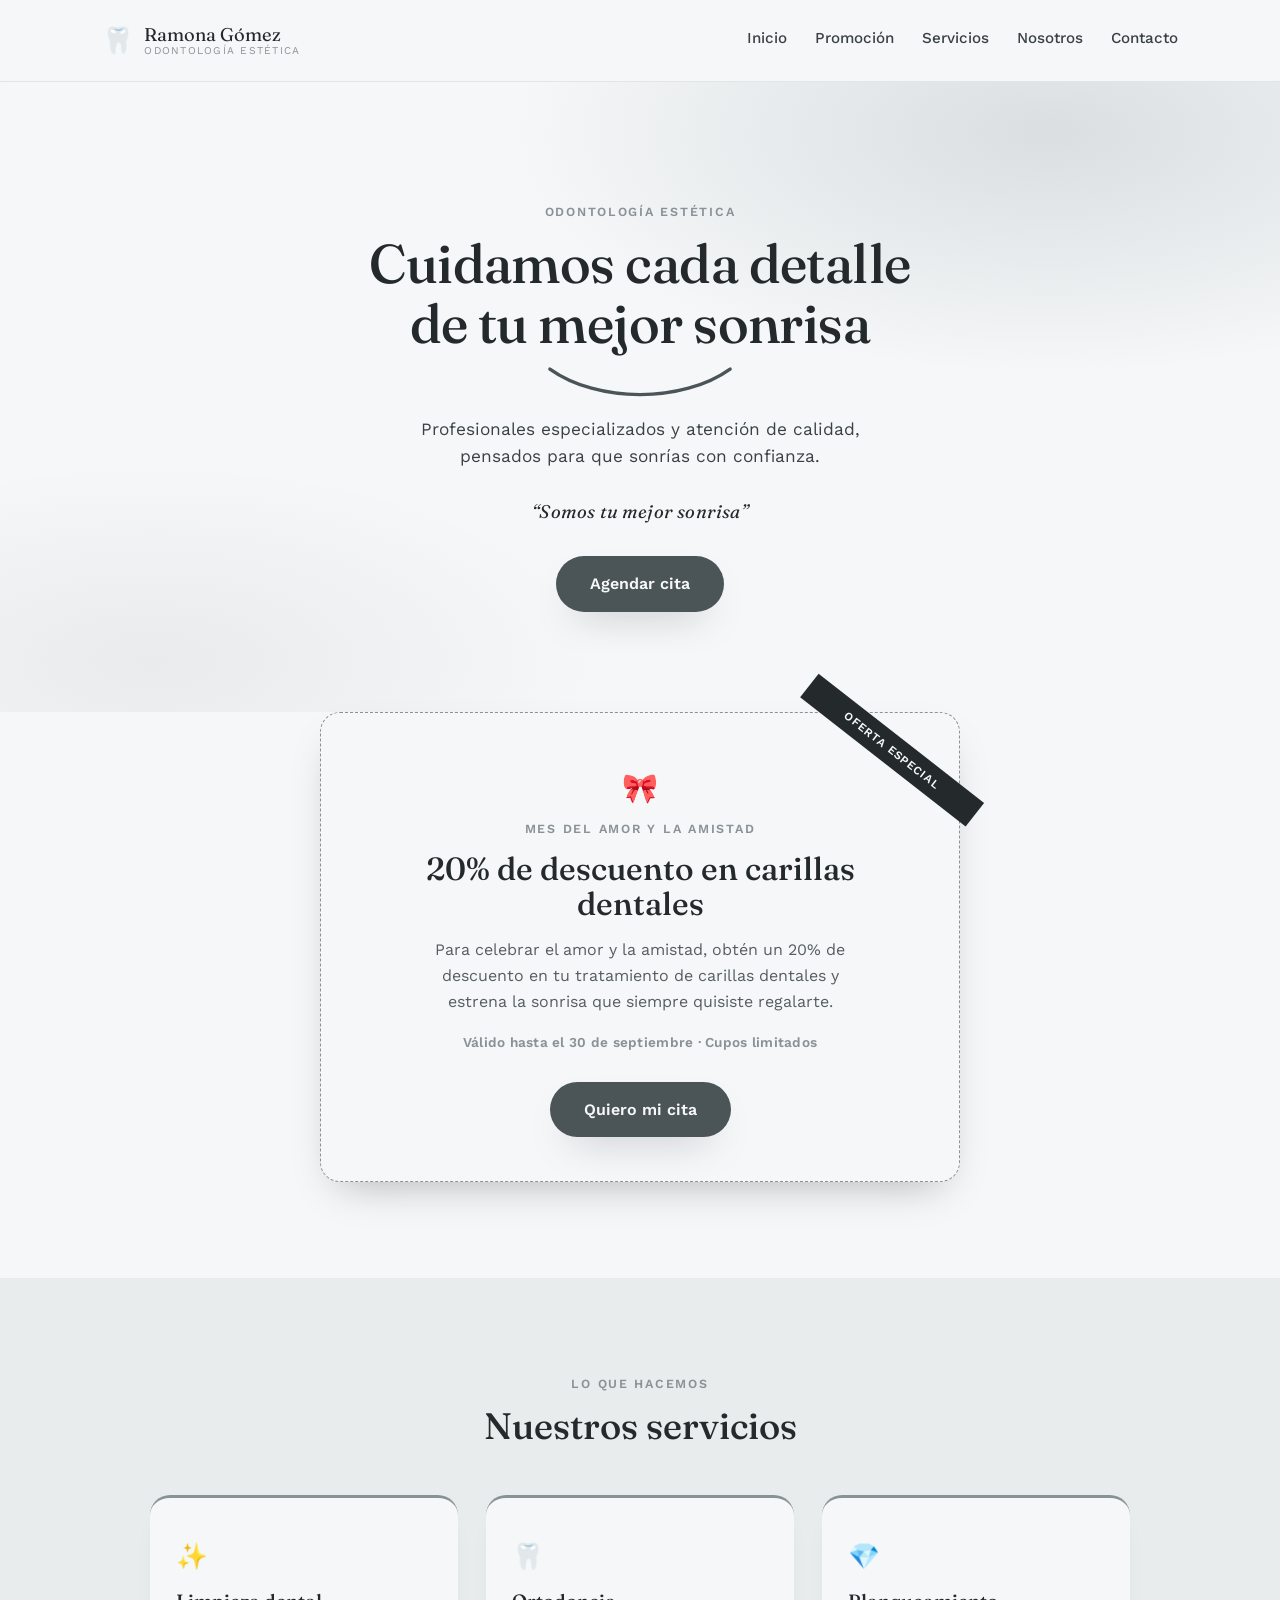
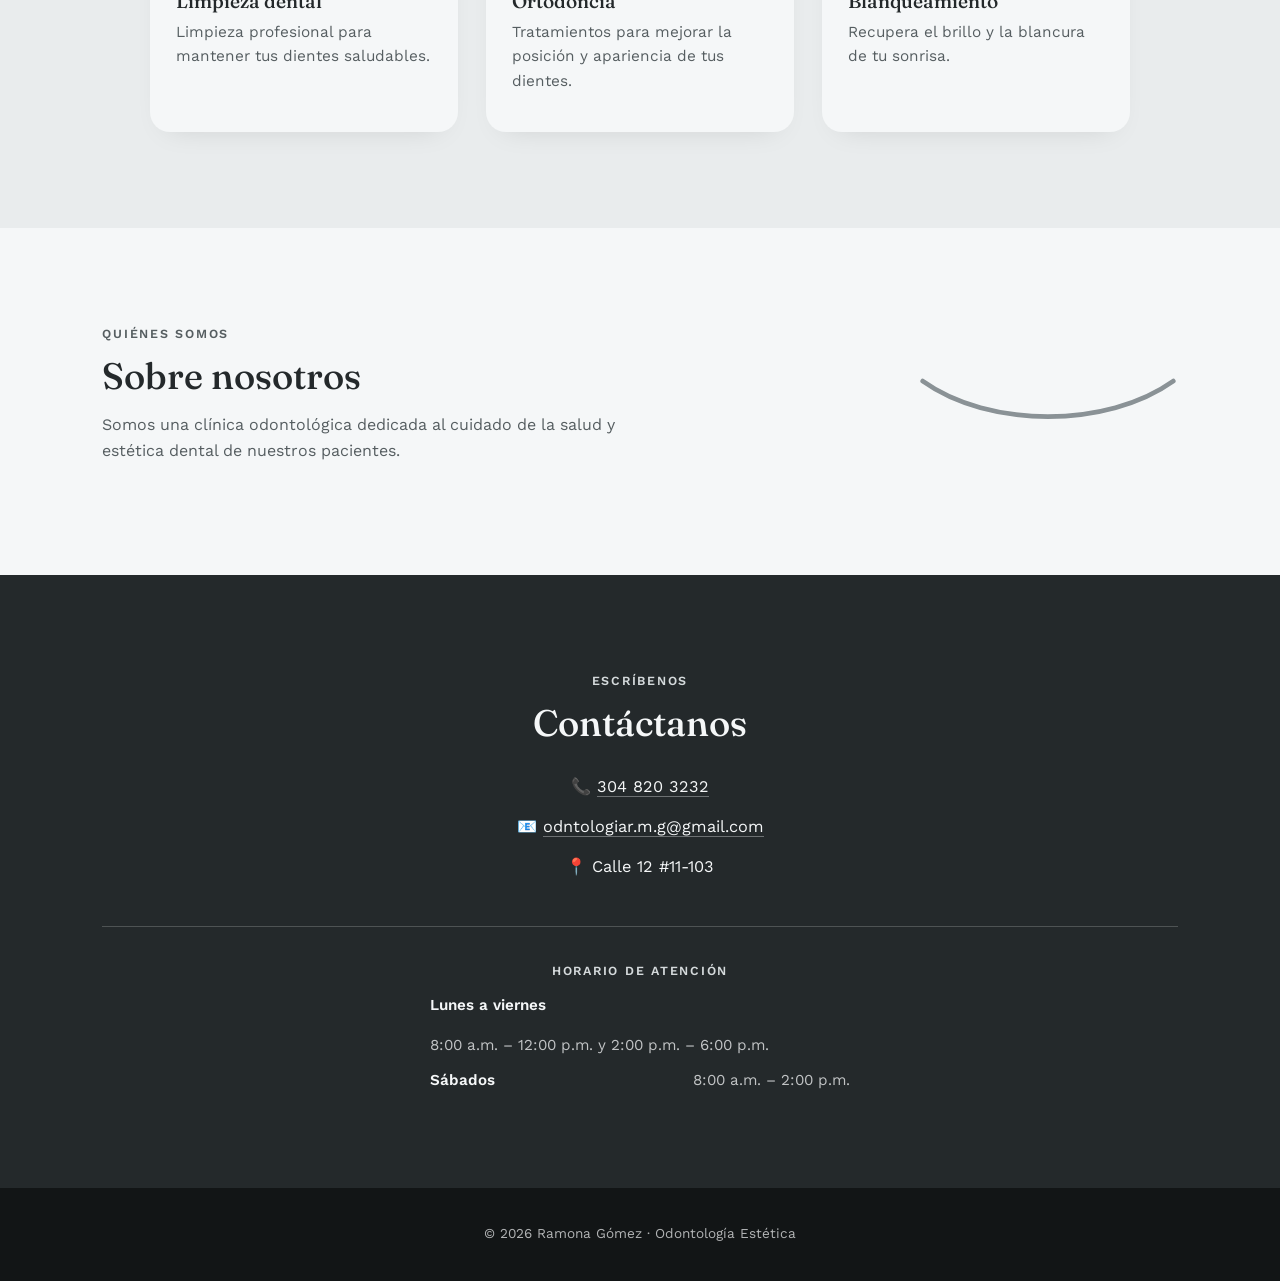
<file: ODO.HTML/ODONTOLOGI.HTML>
<!DOCTYPE html>
<html lang="es">
<head>
    <meta charset="UTF-8">
    <meta name="viewport" content="width=device-width, initial-scale=1.0">
    <title>Ramona Gómez · Odontología Estética</title>
    <meta name="description" content="Clínica de odontología estética Ramona Gómez: limpieza dental, ortodoncia y blanqueamiento con atención de calidad.">

    <link rel="preconnect" href="https://fonts.googleapis.com">
    <link rel="preconnect" href="https://fonts.gstatic.com" crossorigin>
    <link href="https://fonts.googleapis.com/css2?family=Fraunces:opsz,wght@9..144,400;9..144,500;9..144,600&family=Work+Sans:wght@400;500;600&display=swap" rel="stylesheet">

    <link rel="stylesheet" href="style.css">
</head>

<body>

    <header class="site-header">
        <div class="brand">
            <span class="brand-mark" aria-hidden="true">🦷</span>
            <span class="brand-name">Ramona Gómez<em>odontología estética</em></span>
        </div>

        <nav class="site-nav">
            <a href="#inicio">Inicio</a>
            <a href="#promo">Promoción</a>
            <a href="#servicios">Servicios</a>
            <a href="#nosotros">Nosotros</a>
            <a href="#contacto">Contacto</a>
        </nav>
    </header>

    <section id="inicio" class="hero">
        <div class="hero-content">
            <p class="eyebrow">Odontología estética</p>
            <h1>Cuidamos cada detalle<br>de tu mejor sonrisa</h1>
            <svg class="smile-arc" viewBox="0 0 220 40" aria-hidden="true">
                <path d="M4 6 C 60 46, 160 46, 216 6" />
            </svg>
            <p class="lead">
                Profesionales especializados y atención de calidad,
                pensados para que sonrías con confianza.
            </p>
            <p class="slogan">“Somos tu mejor sonrisa”</p>
            <a href="#contacto" class="btn-primary">Agendar cita</a>
        </div>
    </section>

    <section id="promo" class="promo">
        <div class="promo-tarjeta">
            <span class="promo-cinta">Oferta especial</span>
            <span class="promo-icono" aria-hidden="true">🎀</span>
            <p class="eyebrow center">Mes del amor y la amistad</p>
            <h2>20% de descuento en carillas dentales</h2>
            <p class="promo-texto">
                Para celebrar el amor y la amistad, obtén un 20% de descuento
                en tu tratamiento de carillas dentales y estrena la sonrisa
                que siempre quisiste regalarte.
            </p>
            <p class="promo-vigencia">Válido hasta el 30 de septiembre · Cupos limitados</p>
            <a href="#contacto" class="btn-primary">Quiero mi cita</a>
        </div>
    </section>

    <section id="servicios" class="servicios">
        <p class="eyebrow center">Lo que hacemos</p>
        <h2>Nuestros servicios</h2>

        <div class="tarjetas">

            <div class="tarjeta">
                <span class="tarjeta-icono" aria-hidden="true">✨</span>
                <h3>Limpieza dental</h3>
                <p>
                    Limpieza profesional para mantener tus dientes
                    saludables.
                </p>
            </div>

            <div class="tarjeta">
                <span class="tarjeta-icono" aria-hidden="true">🦷</span>
                <h3>Ortodoncia</h3>
                <p>
                    Tratamientos para mejorar la posición y apariencia
                    de tus dientes.
                </p>
            </div>

            <div class="tarjeta">
                <span class="tarjeta-icono" aria-hidden="true">💎</span>
                <h3>Blanqueamiento</h3>
                <p>
                    Recupera el brillo y la blancura de tu sonrisa.
                </p>
            </div>

        </div>
    </section>

    <section id="nosotros" class="nosotros">
        <div class="nosotros-texto">
            <p class="eyebrow">Quiénes somos</p>
            <h2>Sobre nosotros</h2>
            <p>
                Somos una clínica odontológica dedicada al cuidado de la
                salud y estética dental de nuestros pacientes.
            </p>
        </div>
        <div class="nosotros-arco" aria-hidden="true">
            <svg viewBox="0 0 220 40">
                <path d="M4 6 C 60 46, 160 46, 216 6" />
            </svg>
        </div>
    </section>

    <section id="contacto" class="contacto">
        <p class="eyebrow light center">Escríbenos</p>
        <h2>Contáctanos</h2>

        <ul class="contacto-lista">
            <li>📞 <a href="tel:+573048203232">304 820 3232</a></li>
            <li>📧 <a href="mailto:odntologiar.m.g@gmail.com">odntologiar.m.g@gmail.com</a></li>
            <li>📍 Calle 12 #11-103</li>
        </ul>

        <div class="horario">
            <p class="eyebrow light center">Horario de atención</p>
            <ul class="horario-lista">
                <li><span>Lunes a viernes</span><span>8:00 a.m. – 12:00 p.m. y 2:00 p.m. – 6:00 p.m.</span></li>
                <li><span>Sábados</span><span>8:00 a.m. – 2:00 p.m.</span></li>
            </ul>
        </div>
    </section>

    <footer>
        <p>© 2026 Ramona Gómez · Odontología Estética</p>
    </footer>

</body>
</html>
</file>
<file: ODO.HTML/style.css>
/* =========================================================
   Ramona Gómez · Odontología Estética
   Paleta: monocromática — blanco hielo y escala de grises,
   sin ningún color de acento.
   Tipografía: Fraunces (display) + Work Sans (texto)
   Firma: el "arco de sonrisa" — una curva que aparece en el
   héroe y se repite, discreta, como hilo conductor de marca.
   ========================================================= */

:root {
    --porcelain: #F5F7F8;      /* blanco hielo — fondo base */
    --porcelain-dim: #E9ECED;  /* hielo levemente sombreado */
    --ink-teal: #24292B;       /* grafito oscuro — títulos */
    --ink-teal-800: #121516;   /* casi negro — footer / contacto */
    --charcoal: #3A4144;       /* gris carbón — texto de cuerpo */
    --coral: #4B5457;          /* gris medio — acento / CTA */
    --coral-dark: #24292B;     /* hover del CTA, más oscuro */
    --mint: #D5DADC;           /* gris hielo claro */
    --mint-deep: #8A9296;      /* gris plata — líneas y detalles */

    --font-display: "Fraunces", Georgia, serif;
    --font-body: "Work Sans", system-ui, sans-serif;

    --radius: 20px;
    --shadow-soft: 0 18px 40px -20px rgba(18, 22, 23, 0.35);
}

* {
    box-sizing: border-box;
}

html {
    scroll-behavior: smooth;
}

@media (prefers-reduced-motion: reduce) {
    html {
        scroll-behavior: auto;
    }
    * {
        animation-duration: 0.01ms !important;
        transition-duration: 0.01ms !important;
    }
}

body {
    margin: 0;
    background: var(--porcelain);
    color: var(--charcoal);
    font-family: var(--font-body);
    line-height: 1.6;
    -webkit-font-smoothing: antialiased;
}

h1, h2, h3 {
    font-family: var(--font-display);
    color: var(--ink-teal);
    margin: 0;
    line-height: 1.1;
    font-weight: 500;
}

a {
    color: inherit;
}

a:focus-visible,
button:focus-visible {
    outline: 3px solid var(--coral);
    outline-offset: 3px;
}

section {
    scroll-margin-top: 84px;
    padding: 96px 8vw;
}

.eyebrow {
    font-family: var(--font-body);
    text-transform: uppercase;
    letter-spacing: 0.14em;
    font-size: 0.78rem;
    font-weight: 600;
    color: var(--mint-deep);
    margin: 0 0 12px;
}

.eyebrow.light {
    color: var(--mint);
}

.eyebrow.center {
    text-align: center;
}

/* ---------- Header ---------- */

.site-header {
    position: sticky;
    top: 0;
    z-index: 20;
    display: flex;
    align-items: center;
    justify-content: space-between;
    padding: 20px 8vw;
    background: rgba(245, 247, 248, 0.88);
    backdrop-filter: blur(10px);
    border-bottom: 1px solid rgba(18, 22, 23, 0.08);
}

.brand {
    display: flex;
    align-items: center;
    gap: 10px;
}

.brand-mark {
    font-size: 1.6rem;
}

.brand-name {
    display: flex;
    flex-direction: column;
    font-family: var(--font-display);
    font-size: 1.15rem;
    color: var(--ink-teal);
    line-height: 1.15;
}

.brand-name em {
    font-family: var(--font-body);
    font-style: normal;
    font-size: 0.65rem;
    letter-spacing: 0.12em;
    text-transform: uppercase;
    color: var(--mint-deep);
}

.site-nav {
    display: flex;
    gap: 28px;
}

.site-nav a {
    text-decoration: none;
    font-weight: 500;
    font-size: 0.95rem;
    color: var(--charcoal);
    position: relative;
    padding-bottom: 4px;
}

.site-nav a::after {
    content: "";
    position: absolute;
    left: 0;
    bottom: 0;
    width: 0;
    height: 2px;
    background: var(--coral);
    transition: width 0.25s ease;
}

.site-nav a:hover::after,
.site-nav a:focus-visible::after {
    width: 100%;
}

/* ---------- Hero ---------- */

.hero {
    padding-top: 120px;
    padding-bottom: 100px;
    text-align: center;
    background:
        radial-gradient(60% 55% at 82% 8%, rgba(213, 218, 220, 0.85), transparent 70%),
        radial-gradient(50% 45% at 12% 92%, rgba(36, 41, 43, 0.06), transparent 70%);
}

.hero-content {
    max-width: 720px;
    margin: 0 auto;
}

.hero h1 {
    font-size: clamp(2.2rem, 4.5vw, 3.4rem);
    letter-spacing: -0.01em;
}

.smile-arc {
    width: 190px;
    height: 34px;
    margin: 10px auto 6px;
    display: block;
    overflow: visible;
}

.smile-arc path {
    fill: none;
    stroke: var(--coral);
    stroke-width: 4;
    stroke-linecap: round;
    stroke-dasharray: 260;
    stroke-dashoffset: 260;
    animation: draw-smile 1.1s 0.3s cubic-bezier(.65,0,.35,1) forwards;
}

@keyframes draw-smile {
    to { stroke-dashoffset: 0; }
}

.hero .lead {
    font-size: 1.08rem;
    color: var(--charcoal);
    max-width: 480px;
    margin: 18px auto 26px;
}

.slogan {
    font-family: var(--font-display);
    font-style: italic;
    font-size: 1.15rem;
    color: var(--ink-teal);
    margin: 0 0 30px;
    letter-spacing: 0.01em;
}

.btn-primary {
    display: inline-block;
    background: var(--coral);
    color: var(--porcelain);
    text-decoration: none;
    font-weight: 600;
    padding: 15px 34px;
    border-radius: 999px;
    box-shadow: var(--shadow-soft);
    transition: transform 0.2s ease, background 0.2s ease;
}

.btn-primary:hover {
    background: var(--coral-dark);
    transform: translateY(-2px);
}

/* ---------- Promoción ---------- */

.promo {
    display: flex;
    justify-content: center;
    padding-top: 0;
    padding-bottom: 0;
    margin: 0 8vw 96px;
}

.promo-tarjeta {
    position: relative;
    width: 100%;
    max-width: 640px;
    text-align: center;
    background: var(--porcelain);
    border: 1.5px dashed var(--mint-deep);
    border-radius: var(--radius);
    padding: 52px 40px 44px;
    box-shadow: var(--shadow-soft);
}

.promo-cinta {
    position: absolute;
    top: 22px;
    right: -38px;
    transform: rotate(38deg);
    background: var(--ink-teal);
    color: var(--porcelain);
    font-size: 0.72rem;
    font-weight: 600;
    letter-spacing: 0.08em;
    text-transform: uppercase;
    padding: 6px 46px;
}

.promo-icono {
    display: block;
    font-size: 1.8rem;
    margin-bottom: 8px;
}

.promo h2 {
    font-size: clamp(1.5rem, 3vw, 2rem);
    margin-bottom: 16px;
}

.promo-texto {
    max-width: 460px;
    margin: 0 auto 18px;
    color: #565E61;
}

.promo-vigencia {
    font-size: 0.85rem;
    color: var(--mint-deep);
    font-weight: 600;
    letter-spacing: 0.02em;
    margin-bottom: 28px;
}

/* ---------- Servicios ---------- */

.servicios {
    background: var(--porcelain-dim);
    text-align: center;
}

.servicios h2 {
    margin-bottom: 48px;
    font-size: clamp(1.7rem, 3vw, 2.3rem);
}

.tarjetas {
    display: grid;
    grid-template-columns: repeat(auto-fit, minmax(230px, 1fr));
    gap: 28px;
    max-width: 980px;
    margin: 0 auto;
}

.tarjeta {
    background: var(--porcelain);
    border-radius: var(--radius);
    padding: 38px 26px;
    text-align: left;
    box-shadow: 0 12px 30px -18px rgba(18, 22, 23, 0.15);
    border-top: 3px solid var(--mint-deep);
    transition: transform 0.25s ease, box-shadow 0.25s ease;
}

.tarjeta:hover {
    transform: translateY(-6px);
    box-shadow: var(--shadow-soft);
}

.tarjeta-icono {
    font-size: 1.6rem;
    display: inline-block;
    margin-bottom: 14px;
}

.tarjeta h3 {
    font-size: 1.2rem;
    margin-bottom: 8px;
}

.tarjeta p {
    margin: 0;
    color: #565E61;
    font-size: 0.96rem;
}

/* ---------- Nosotros ---------- */

.nosotros {
    display: flex;
    align-items: center;
    justify-content: space-between;
    gap: 40px;
    flex-wrap: wrap;
}

.nosotros-texto {
    max-width: 520px;
}

.nosotros-texto h2 {
    font-size: clamp(1.7rem, 3vw, 2.3rem);
    margin-bottom: 16px;
}

.nosotros-texto p {
    color: #565E61;
}

.nosotros-arco {
    flex: 1 1 220px;
    max-width: 260px;
}

.nosotros-arco svg {
    width: 100%;
    height: auto;
}

.nosotros-arco path {
    fill: none;
    stroke: var(--mint-deep);
    stroke-width: 4;
    stroke-linecap: round;
}

/* ---------- Contacto ---------- */

.contacto {
    background: var(--ink-teal);
    color: var(--porcelain);
    text-align: center;
}

.contacto h2 {
    color: var(--porcelain);
    margin-bottom: 30px;
    font-size: clamp(1.7rem, 3vw, 2.3rem);
}

.contacto-lista {
    list-style: none;
    margin: 0 auto;
    padding: 0;
    display: flex;
    flex-direction: column;
    gap: 14px;
    max-width: 360px;
    font-size: 1.02rem;
}

.contacto-lista a {
    text-decoration: none;
    border-bottom: 1px solid rgba(245, 247, 248, 0.35);
    transition: border-color 0.2s ease, color 0.2s ease;
}

.contacto-lista a:hover {
    border-color: var(--coral);
    color: var(--coral);
}

.horario {
    margin-top: 46px;
    padding-top: 34px;
    border-top: 1px solid rgba(245, 247, 248, 0.2);
}

.horario-lista {
    list-style: none;
    margin: 0 auto;
    padding: 0;
    display: flex;
    flex-direction: column;
    gap: 10px;
    max-width: 420px;
}

.horario-lista li {
    display: flex;
    justify-content: space-between;
    gap: 16px;
    font-size: 0.95rem;
    flex-wrap: wrap;
}

.horario-lista li span:first-child {
    font-weight: 600;
    color: var(--porcelain);
}

.horario-lista li span:last-child {
    color: rgba(245, 247, 248, 0.75);
    text-align: right;
}

/* ---------- Footer ---------- */

footer {
    background: var(--ink-teal-800);
    color: rgba(245, 247, 248, 0.7);
    text-align: center;
    padding: 22px;
    font-size: 0.85rem;
}

/* ---------- Responsive ---------- */

@media (max-width: 640px) {
    .site-header {
        flex-direction: column;
        gap: 14px;
        padding: 16px 6vw;
    }

    .site-nav {
        gap: 18px;
        flex-wrap: wrap;
        justify-content: center;
    }

    section {
        padding: 64px 6vw;
    }

    .nosotros {
        flex-direction: column;
        text-align: center;
    }

    .nosotros-texto {
        max-width: 100%;
    }

    .promo {
        margin: 0 5vw 64px;
    }

    .promo-tarjeta {
        padding: 44px 22px 36px;
    }

    .promo-cinta {
        right: -46px;
        font-size: 0.65rem;
        padding: 5px 44px;
    }

    .horario-lista li {
        flex-direction: column;
        gap: 2px;
        text-align: center;
    }

    .horario-lista li span:last-child {
        text-align: center;
    }
}
</file>
